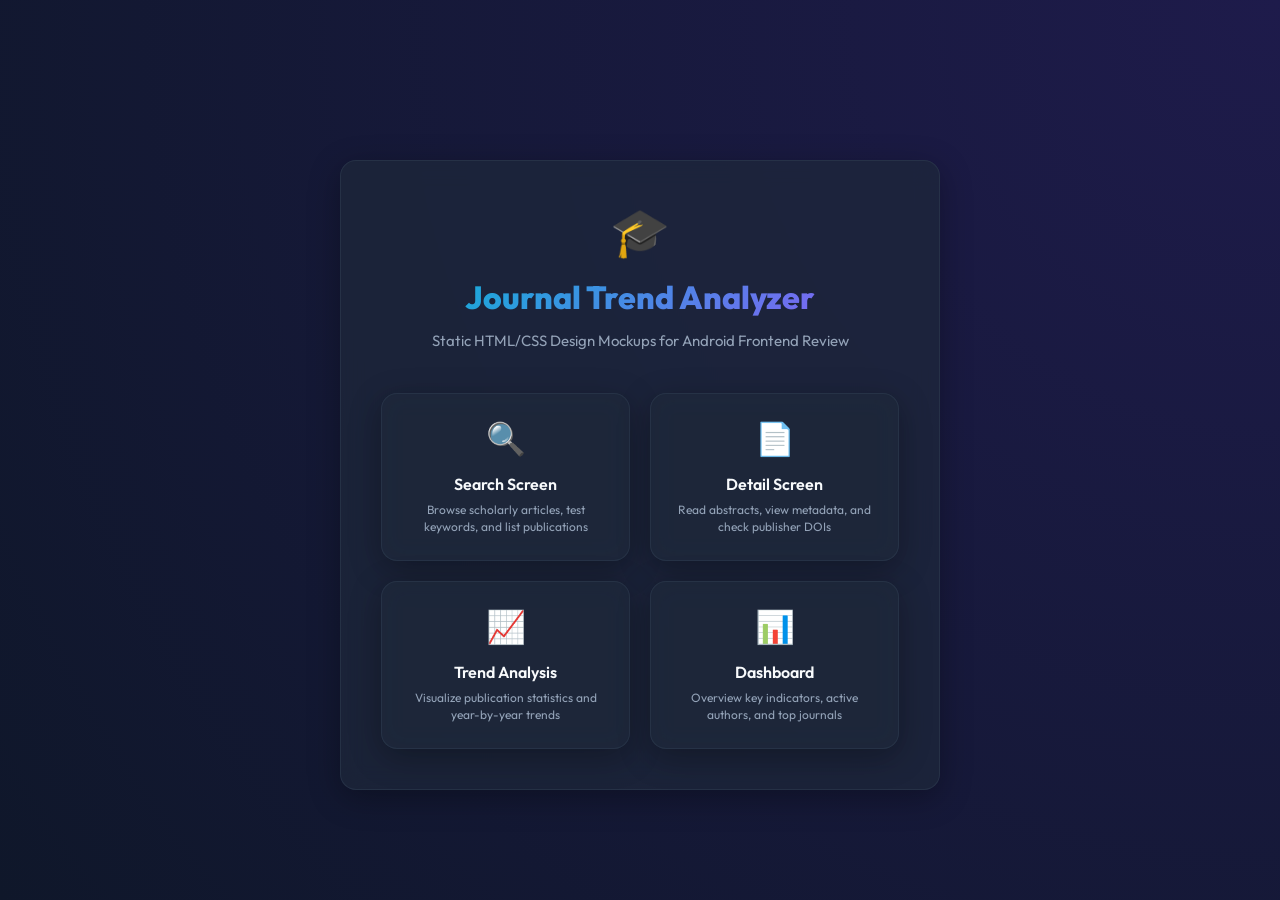
<file: design/index.html>
<!DOCTYPE html>
<html lang="en">
<head>
    <meta charset="UTF-8">
    <meta name="viewport" content="width=device-width, initial-scale=1.0">
    <title>Journal Trend Analyzer - Mockups Portal</title>
    <link rel="stylesheet" href="shared.css">
    <style>
        body {
            justify-content: center;
            align-items: center;
            background: radial-gradient(circle at top right, #1e1b4b, #0f172a);
        }
        .portal-card {
            width: 100%;
            max-width: 600px;
            padding: 40px;
            text-align: center;
            margin-top: 50px;
        }
        .portal-header {
            margin-bottom: 30px;
        }
        .portal-logo {
            font-size: 48px;
            margin-bottom: 16px;
            display: inline-block;
        }
        .portal-title {
            font-size: 32px;
            font-weight: 800;
            background: linear-gradient(135deg, var(--accent-cyan), var(--accent-violet));
            -webkit-background-clip: text;
            -webkit-text-fill-color: transparent;
            margin-bottom: 12px;
        }
        .portal-desc {
            color: var(--text-secondary);
            font-size: 15px;
            line-height: 1.6;
        }
        .links-grid {
            display: grid;
            grid-template-columns: 1fr 1fr;
            gap: 20px;
            margin-top: 40px;
        }
        .screen-link {
            display: flex;
            flex-direction: column;
            align-items: center;
            padding: 24px;
            text-decoration: none;
            color: var(--text-primary);
            border-radius: 16px;
            transition: all 0.3s;
        }
        .screen-link:hover {
            transform: translateY(-5px);
            box-shadow: 0 10px 25px rgba(6, 182, 212, 0.2);
        }
        .screen-icon {
            font-size: 32px;
            margin-bottom: 16px;
        }
        .screen-name {
            font-size: 16px;
            font-weight: 600;
            margin-bottom: 8px;
        }
        .screen-desc {
            font-size: 12px;
            color: var(--text-secondary);
            text-align: center;
            line-height: 1.4;
        }
    </style>
</head>
<body>
    <div class="glass-card portal-card">
        <div class="portal-header">
            <span class="portal-logo">🎓</span>
            <h1 class="portal-title">Journal Trend Analyzer</h1>
            <p class="portal-desc">Static HTML/CSS Design Mockups for Android Frontend Review</p>
        </div>

        <div class="links-grid">
            <a href="search.html" class="glass-card screen-link">
                <span class="screen-icon">🔍</span>
                <span class="screen-name">Search Screen</span>
                <span class="screen-desc">Browse scholarly articles, test keywords, and list publications</span>
            </a>

            <a href="detail.html" class="glass-card screen-link">
                <span class="screen-icon">📄</span>
                <span class="screen-name">Detail Screen</span>
                <span class="screen-desc">Read abstracts, view metadata, and check publisher DOIs</span>
            </a>

            <a href="analysis.html" class="glass-card screen-link">
                <span class="screen-icon">📈</span>
                <span class="screen-name">Trend Analysis</span>
                <span class="screen-desc">Visualize publication statistics and year-by-year trends</span>
            </a>

            <a href="dashboard.html" class="glass-card screen-link">
                <span class="screen-icon">📊</span>
                <span class="screen-name">Dashboard</span>
                <span class="screen-desc">Overview key indicators, active authors, and top journals</span>
            </a>
        </div>
    </div>
</body>
</html>
</file>
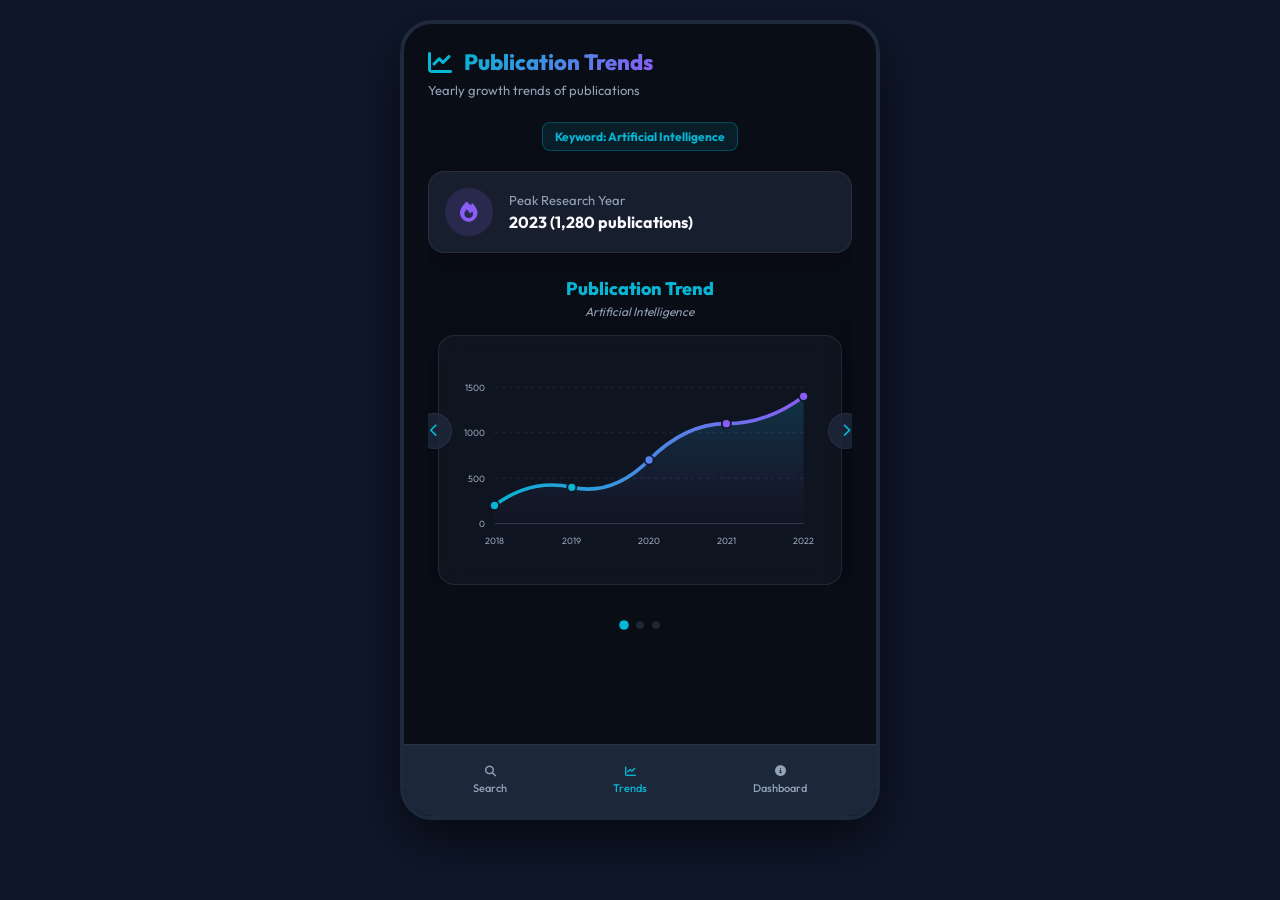
<file: design/analysis.html>
<!DOCTYPE html>
<html lang="en">
<head>
    <meta charset="UTF-8">
    <meta name="viewport" content="width=device-width, initial-scale=1.0">
    <title>Journal Trend Analyzer - Trend Analysis Mockup</title>
    <link rel="stylesheet" href="https://cdnjs.cloudflare.com/ajax/libs/font-awesome/6.4.0/css/all.min.css">
    <link rel="stylesheet" href="shared.css">
    <link rel="stylesheet" href="analysis.css">
</head>
<body>
    <div class="container">
        <!-- App Header -->
        <div class="app-header">
            <i class="fa-solid fa-chart-line" style="color: var(--accent-cyan); font-size: 24px;"></i>
            <span class="app-title-gradient">Publication Trends</span>
        </div>
        <p class="sub-title">Yearly growth trends of publications</p>

        <!-- Main analysis scroll body -->
        <div class="analysis-scroll">
            
            <div class="keyword-tag">Keyword: Artificial Intelligence</div>

            <!-- Peak Year Card -->
            <div class="glass-card peak-card">
                <div class="peak-icon-container">
                    <i class="fa-solid fa-fire"></i>
                </div>
                <div>
                    <div class="peak-meta-title">Peak Research Year</div>
                    <div class="peak-meta-value">2023 (1,280 publications)</div>
                </div>
            </div>

            <!-- Swipable Diagram Carousel -->
            <div class="carousel-container">
                <button class="carousel-btn prev-btn" id="prevBtn"><i class="fa-solid fa-chevron-left"></i></button>
                
                <div class="carousel-track-wrapper">
                    <div class="carousel-track" id="carouselTrack">
                        
                        <!-- Slide 1: Publication Trend (No 1) -->
                        <div class="carousel-slide">
                            <div class="diagram-info">
                                <h3 class="diagram-title">Publication Trend</h3>
                                <p class="diagram-topic">Artificial Intelligence</p>
                            </div>
                            <div class="glass-card chart-box">
                                <svg class="chart-svg" viewBox="0 0 400 220">
                                    <defs>
                                        <linearGradient id="lineGrad" x1="0%" y1="0%" x2="100%" y2="0%">
                                            <stop offset="0%" stop-color="var(--accent-cyan)" />
                                            <stop offset="100%" stop-color="var(--accent-violet)" />
                                        </linearGradient>
                                        <linearGradient id="areaGrad" x1="0%" y1="0%" x2="0%" y2="100%">
                                            <stop offset="0%" stop-color="var(--accent-cyan)" stop-opacity="0.2" />
                                            <stop offset="100%" stop-color="var(--accent-violet)" stop-opacity="0.01" />
                                        </linearGradient>
                                    </defs>
                                    <line x1="40" y1="30" x2="380" y2="30" stroke="#1e293b" stroke-dasharray="4" />
                                    <line x1="40" y1="80" x2="380" y2="80" stroke="#1e293b" stroke-dasharray="4" />
                                    <line x1="40" y1="130" x2="380" y2="130" stroke="#1e293b" stroke-dasharray="4" />
                                    <line x1="40" y1="180" x2="380" y2="180" stroke="#334155" />
                                    <text x="30" y="34" text-anchor="end" class="chart-axis-label">1500</text>
                                    <text x="30" y="84" text-anchor="end" class="chart-axis-label">1000</text>
                                    <text x="30" y="134" text-anchor="end" class="chart-axis-label">500</text>
                                    <text x="30" y="184" text-anchor="end" class="chart-axis-label">0</text>
                                    <text x="40" y="202" text-anchor="middle" class="chart-axis-label">2018</text>
                                    <text x="125" y="202" text-anchor="middle" class="chart-axis-label">2019</text>
                                    <text x="210" y="202" text-anchor="middle" class="chart-axis-label">2020</text>
                                    <text x="295" y="202" text-anchor="middle" class="chart-axis-label">2021</text>
                                    <text x="380" y="202" text-anchor="middle" class="chart-axis-label">2022</text>
                                    <path d="M 40 180 L 40 160 Q 80 130 125 140 T 210 110 T 295 70 T 380 40 L 380 180 Z" fill="url(#areaGrad)" />
                                    <path d="M 40 160 Q 80 130 125 140 T 210 110 T 295 70 T 380 40" fill="none" stroke="url(#lineGrad)" stroke-width="4" stroke-linecap="round" />
                                    <circle cx="40" cy="160" r="5" fill="var(--accent-cyan)" stroke="#0f172a" stroke-width="2" />
                                    <circle cx="125" cy="140" r="5" fill="var(--accent-cyan)" stroke="#0f172a" stroke-width="2" />
                                    <circle cx="210" cy="110" r="5" fill="#5885ec" stroke="#0f172a" stroke-width="2" />
                                    <circle cx="295" cy="70" r="5" fill="var(--accent-violet)" stroke="#0f172a" stroke-width="2" />
                                    <circle cx="380" cy="40" r="5" fill="var(--accent-violet)" stroke="#0f172a" stroke-width="2" />
                                </svg>
                            </div>
                        </div>

                        <!-- Slide 2: Top Keywords (No 3) -->
                        <div class="carousel-slide">
                            <div class="diagram-info">
                                <h3 class="diagram-title">Top Keywords</h3>
                                <p class="diagram-topic">Artificial Intelligence</p>
                            </div>
                            <div class="glass-card chart-box">
                                <div class="horizontal-bars-container">
                                    <!-- Row 1 -->
                                    <div class="bar-row">
                                        <div class="bar-header">
                                            <span class="bar-name">Machine Learning</span>
                                            <span class="bar-count">452 papers</span>
                                        </div>
                                        <div class="bar-track">
                                            <div class="bar-fill" style="width: 95%;"></div>
                                        </div>
                                    </div>
                                    <!-- Row 2 -->
                                    <div class="bar-row">
                                        <div class="bar-header">
                                            <span class="bar-name">Neural Networks</span>
                                            <span class="bar-count">389 papers</span>
                                        </div>
                                        <div class="bar-track">
                                            <div class="bar-fill" style="width: 82%;"></div>
                                        </div>
                                    </div>
                                    <!-- Row 3 -->
                                    <div class="bar-row">
                                        <div class="bar-header">
                                            <span class="bar-name">Computer Vision</span>
                                            <span class="bar-count">241 papers</span>
                                        </div>
                                        <div class="bar-track">
                                            <div class="bar-fill" style="width: 55%;"></div>
                                        </div>
                                    </div>
                                    <!-- Row 4 -->
                                    <div class="bar-row">
                                        <div class="bar-header">
                                            <span class="bar-name">Natural Language Processing</span>
                                            <span class="bar-count">198 papers</span>
                                        </div>
                                        <div class="bar-track">
                                            <div class="bar-fill" style="width: 44%;"></div>
                                        </div>
                                    </div>
                                </div>
                            </div>
                        </div>

                        <!-- Slide 3: Author Impact (No 7) -->
                        <div class="carousel-slide">
                            <div class="diagram-info">
                                <h3 class="diagram-title">Author Impact</h3>
                                <p class="diagram-topic">Artificial Intelligence</p>
                            </div>
                            <div class="glass-card chart-box">
                                <div class="horizontal-bars-container">
                                    <!-- Row 1 -->
                                    <div class="bar-row">
                                        <div class="bar-header">
                                            <span class="bar-name">Yoshua Bengio</span>
                                            <span class="bar-count">32 publications</span>
                                        </div>
                                        <div class="bar-track">
                                            <div class="bar-fill" style="width: 100%;"></div>
                                        </div>
                                    </div>
                                    <!-- Row 2 -->
                                    <div class="bar-row">
                                        <div class="bar-header">
                                            <span class="bar-name">Geoffrey Hinton</span>
                                            <span class="bar-count">28 publications</span>
                                        </div>
                                        <div class="bar-track">
                                            <div class="bar-fill" style="width: 88%;"></div>
                                        </div>
                                    </div>
                                    <!-- Row 3 -->
                                    <div class="bar-row">
                                        <div class="bar-header">
                                            <span class="bar-name">Yann LeCun</span>
                                            <span class="bar-count">24 publications</span>
                                        </div>
                                        <div class="bar-track">
                                            <div class="bar-fill" style="width: 75%;"></div>
                                        </div>
                                    </div>
                                    <!-- Row 4 -->
                                    <div class="bar-row">
                                        <div class="bar-header">
                                            <span class="bar-name">Andrew Ng</span>
                                            <span class="bar-count">19 publications</span>
                                        </div>
                                        <div class="bar-track">
                                            <div class="bar-fill" style="width: 60%;"></div>
                                        </div>
                                    </div>
                                </div>
                            </div>
                        </div>

                    </div>
                </div>

                <button class="carousel-btn next-btn" id="nextBtn"><i class="fa-solid fa-chevron-right"></i></button>
            </div>

            <!-- Dots Indicator -->
            <div class="carousel-dots">
                <div class="dot active" data-index="0"></div>
                <div class="dot" data-index="1"></div>
                <div class="dot" data-index="2"></div>
            </div>

        </div>

        <!-- Emulator Bottom Navigation -->
        <div class="bottom-nav">
            <a href="search.html" class="nav-item">
                <i class="fa-solid fa-magnifying-glass"></i>
                <span>Search</span>
            </a>
            <a href="analysis.html" class="nav-item active">
                <i class="fa-solid fa-chart-line"></i>
                <span>Trends</span>
            </a>
            <a href="dashboard.html" class="nav-item">
                <i class="fa-solid fa-circle-info"></i>
                <span>Dashboard</span>
            </a>
        </div>
    </div>

    <!-- Script to implement the looping carousel -->
    <script>
        const track = document.getElementById('carouselTrack');
        const prevBtn = document.getElementById('prevBtn');
        const nextBtn = document.getElementById('nextBtn');
        const dots = document.querySelectorAll('.dot');
        let currentIndex = 0;
        const totalSlides = 3;

        function updateCarousel(index) {
            // Infinite loop logic
            if (index >= totalSlides) {
                currentIndex = 0;
            } else if (index < 0) {
                currentIndex = totalSlides - 1;
            } else {
                currentIndex = index;
            }

            // Translate track
            const offset = -currentIndex * 33.3333;
            track.style.transform = `translateX(${offset}%)`;

            // Update dots
            dots.forEach((dot, idx) => {
                if (idx === currentIndex) {
                    dot.classList.add('active');
                } else {
                    dot.classList.remove('active');
                }
            });
        }

        prevBtn.addEventListener('click', () => {
            updateCarousel(currentIndex - 1);
        });

        nextBtn.addEventListener('click', () => {
            updateCarousel(currentIndex + 1);
        });

        dots.forEach(dot => {
            dot.addEventListener('click', (e) => {
                const targetIdx = parseInt(e.target.getAttribute('data-index'));
                updateCarousel(targetIdx);
            });
        });

        // Optional swipe gestures simulation for mobile feel
        let startX = 0;
        let endX = 0;

        track.addEventListener('touchstart', (e) => {
            startX = e.touches[0].clientX;
        });

        track.addEventListener('touchend', (e) => {
            endX = e.changedTouches[0].clientX;
            if (startX - endX > 50) {
                // Swipe Left -> next
                updateCarousel(currentIndex + 1);
            } else if (endX - startX > 50) {
                // Swipe Right -> prev
                updateCarousel(currentIndex - 1);
            }
        });
    </script>
</body>
</html>
</file>
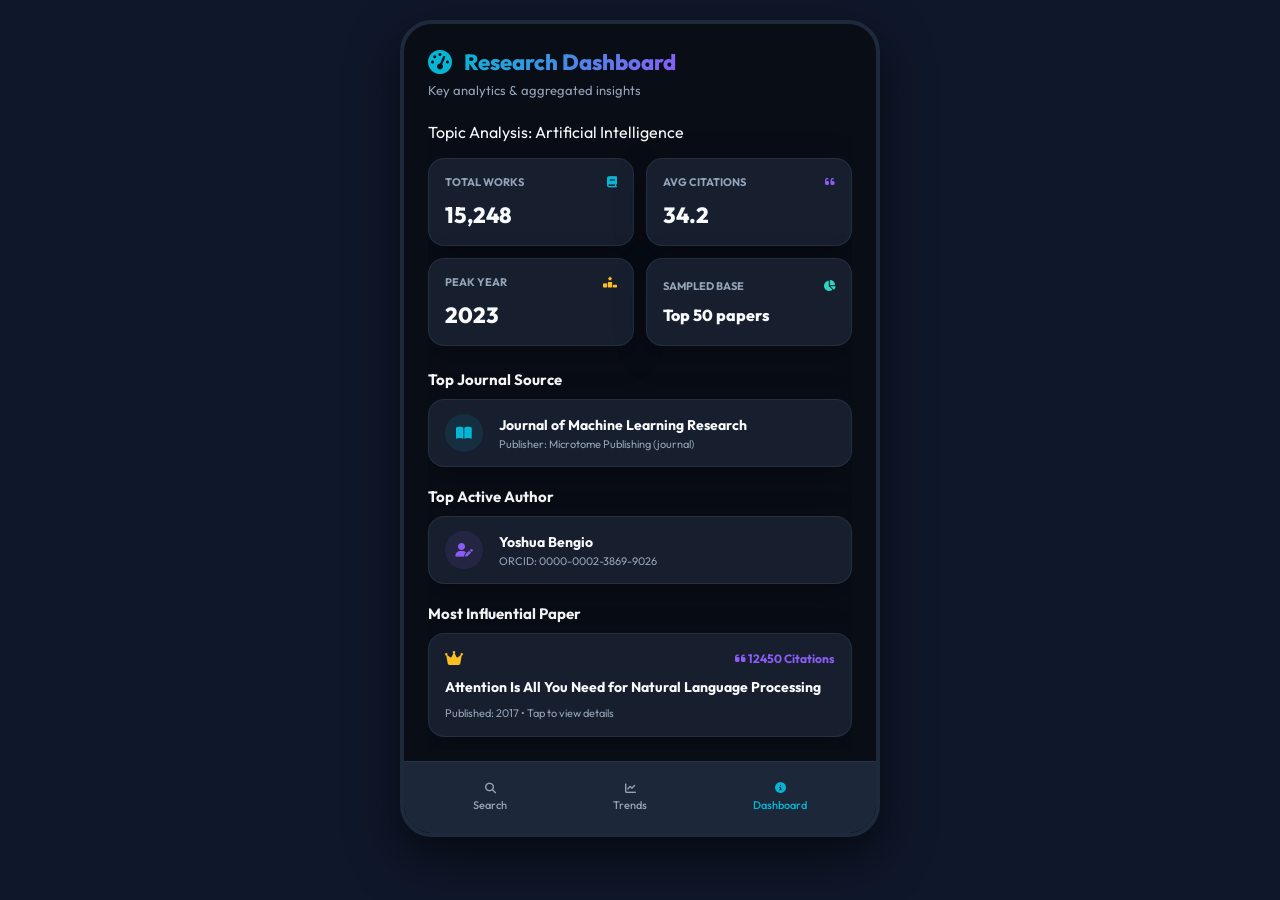
<file: design/dashboard.html>
<!DOCTYPE html>
<html lang="en">
<head>
    <meta charset="UTF-8">
    <meta name="viewport" content="width=device-width, initial-scale=1.0">
    <title>Journal Trend Analyzer - Dashboard Mockup</title>
    <link rel="stylesheet" href="https://cdnjs.cloudflare.com/ajax/libs/font-awesome/6.4.0/css/all.min.css">
    <link rel="stylesheet" href="shared.css">
    <link rel="stylesheet" href="dashboard.css">
</head>
<body>
    <div class="container">
        <!-- App Header -->
        <div class="app-header">
            <i class="fa-solid fa-gauge-high" style="color: var(--accent-cyan); font-size: 24px;"></i>
            <span class="app-title-gradient">Research Dashboard</span>
        </div>
        <p class="sub-title">Key analytics & aggregated insights</p>

        <!-- Main dashboard scroll body -->
        <div class="dashboard-scroll">
            
            <div class="keyword-tag" style="margin-bottom: 16px;">Topic Analysis: Artificial Intelligence</div>

            <!-- Stats Grid -->
            <div class="stats-grid">
                <!-- Stat 1 -->
                <div class="glass-card stat-card">
                    <div class="stat-header">
                        <span>Total Works</span>
                        <i class="fa-solid fa-book" style="color: var(--accent-cyan);"></i>
                    </div>
                    <div class="stat-value">15,248</div>
                </div>

                <!-- Stat 2 -->
                <div class="glass-card stat-card">
                    <div class="stat-header">
                        <span>Avg Citations</span>
                        <i class="fa-solid fa-quote-left" style="color: var(--accent-violet);"></i>
                    </div>
                    <div class="stat-value">34.2</div>
                </div>

                <!-- Stat 3 -->
                <div class="glass-card stat-card">
                    <div class="stat-header">
                        <span>Peak Year</span>
                        <i class="fa-solid fa-ranking-star" style="color: #fbbf24;"></i>
                    </div>
                    <div class="stat-value">2023</div>
                </div>

                <!-- Stat 4 -->
                <div class="glass-card stat-card">
                    <div class="stat-header">
                        <span>Sampled Base</span>
                        <i class="fa-solid fa-chart-pie" style="color: #2dd4bf;"></i>
                    </div>
                    <div class="stat-value" style="font-size: 16px;">Top 50 papers</div>
                </div>
            </div>

            <!-- Top Journal -->
            <div class="dashboard-section-title">Top Journal Source</div>
            <div class="glass-card entity-row-card">
                <div class="entity-icon-box">
                    <i class="fa-solid fa-book-open"></i>
                </div>
                <div style="flex: 1; min-width: 0;">
                    <div class="entity-name">Journal of Machine Learning Research</div>
                    <div class="entity-sub">Publisher: Microtome Publishing (journal)</div>
                </div>
            </div>

            <!-- Top Author -->
            <div class="dashboard-section-title">Top Active Author</div>
            <div class="glass-card entity-row-card">
                <div class="entity-icon-box" style="color: var(--accent-violet); background: rgba(139, 92, 246, 0.1);">
                    <i class="fa-solid fa-user-pen"></i>
                </div>
                <div style="flex: 1; min-width: 0;">
                    <div class="entity-name">Yoshua Bengio</div>
                    <div class="entity-sub">ORCID: 0000-0002-3869-9026</div>
                </div>
            </div>

            <!-- Most Influential Paper -->
            <div class="dashboard-section-title">Most Influential Paper</div>
            <a href="detail.html" class="glass-card influential-card">
                <div class="influential-header">
                    <i class="fa-solid fa-crown" style="color: #fbbf24; font-size: 16px;"></i>
                    <span class="citation-badge" style="color: var(--accent-violet); font-size: 12px; font-weight: 700;">
                        <i class="fa-solid fa-quote-left"></i> 12450 Citations
                    </span>
                </div>
                <div class="influential-title">Attention Is All You Need for Natural Language Processing</div>
                <div style="font-size: 11px; color: var(--text-secondary);">Published: 2017 • Tap to view details</div>
            </a>

        </div>

        <!-- Emulator Bottom Navigation -->
        <div class="bottom-nav">
            <a href="search.html" class="nav-item">
                <i class="fa-solid fa-magnifying-glass"></i>
                <span>Search</span>
            </a>
            <a href="analysis.html" class="nav-item">
                <i class="fa-solid fa-chart-line"></i>
                <span>Trends</span>
            </a>
            <a href="dashboard.html" class="nav-item active">
                <i class="fa-solid fa-circle-info"></i>
                <span>Dashboard</span>
            </a>
        </div>
    </div>
</body>
</html>
</file>
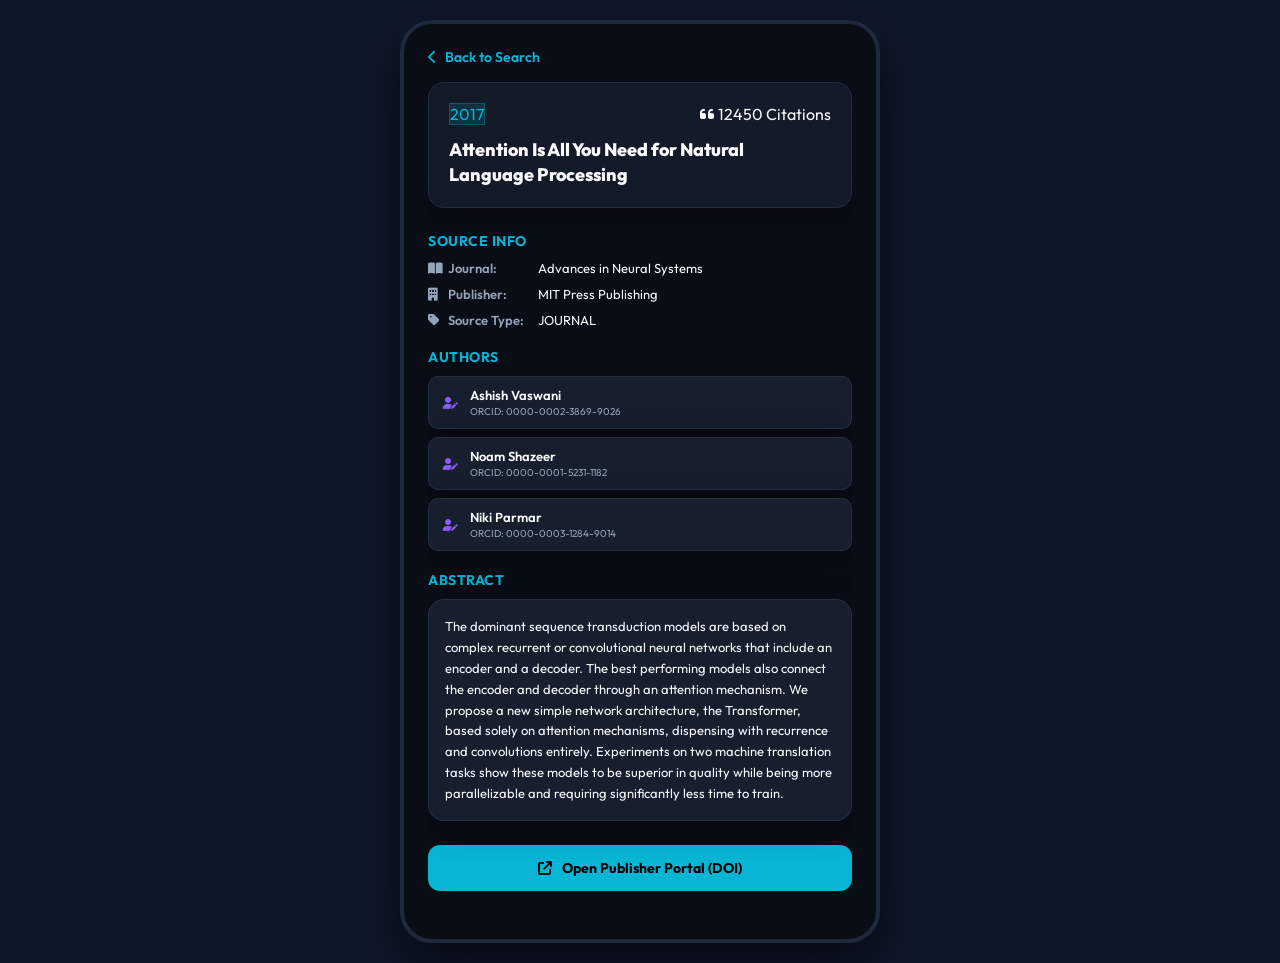
<file: design/detail.html>
<!DOCTYPE html>
<html lang="en">
<head>
    <meta charset="UTF-8">
    <meta name="viewport" content="width=device-width, initial-scale=1.0">
    <title>Journal Trend Analyzer - Detail Mockup</title>
    <link rel="stylesheet" href="https://cdnjs.cloudflare.com/ajax/libs/font-awesome/6.4.0/css/all.min.css">
    <link rel="stylesheet" href="shared.css">
    <link rel="stylesheet" href="detail.css">
</head>
<body>
    <div class="container">
        <!-- Back Button -->
        <a href="search.html" class="back-btn">
            <i class="fa-solid fa-chevron-left"></i>
            <span>Back to Search</span>
        </a>

        <!-- Detail Scrollable Content -->
        <div class="detail-scroll">
            
            <!-- Article Header Card -->
            <div class="glass-card detail-header-card">
                <div class="detail-top-meta">
                    <span class="year-badge" style="background: rgba(6, 182, 212, 0.15); color: var(--accent-cyan); border: 1px solid rgba(6, 182, 212, 0.3);">2017</span>
                    <span class="citation-badge"><i class="fa-solid fa-quote-left"></i> 12450 Citations</span>
                </div>
                <h1 class="detail-title">Attention Is All You Need for Natural Language Processing</h1>
            </div>

            <!-- Source Metadata -->
            <div class="section-label">Source Info</div>
            <div class="meta-row">
                <i class="fa-solid fa-book-open"></i>
                <span class="meta-key">Journal:</span>
                <span class="meta-val">Advances in Neural Systems</span>
            </div>
            <div class="meta-row">
                <i class="fa-solid fa-building"></i>
                <span class="meta-key">Publisher:</span>
                <span class="meta-val">MIT Press Publishing</span>
            </div>
            <div class="meta-row">
                <i class="fa-solid fa-tag"></i>
                <span class="meta-key">Source Type:</span>
                <span class="meta-val">JOURNAL</span>
            </div>

            <!-- Authors list -->
            <div class="section-label">Authors</div>
            <div class="authors-box">
                <div class="glass-card author-item">
                    <i class="fa-solid fa-user-pen author-icon"></i>
                    <div>
                        <div class="author-name">Ashish Vaswani</div>
                        <div class="author-orcid">ORCID: 0000-0002-3869-9026</div>
                    </div>
                </div>
                <div class="glass-card author-item">
                    <i class="fa-solid fa-user-pen author-icon"></i>
                    <div>
                        <div class="author-name">Noam Shazeer</div>
                        <div class="author-orcid">ORCID: 0000-0001-5231-1182</div>
                    </div>
                </div>
                <div class="glass-card author-item">
                    <i class="fa-solid fa-user-pen author-icon"></i>
                    <div>
                        <div class="author-name">Niki Parmar</div>
                        <div class="author-orcid">ORCID: 0000-0003-1284-9014</div>
                    </div>
                </div>
            </div>

            <!-- Abstract -->
            <div class="section-label">Abstract</div>
            <div class="glass-card abstract-box">
                The dominant sequence transduction models are based on complex recurrent or convolutional neural networks that include an encoder and a decoder. The best performing models also connect the encoder and decoder through an attention mechanism. We propose a new simple network architecture, the Transformer, based solely on attention mechanisms, dispensing with recurrence and convolutions entirely. Experiments on two machine translation tasks show these models to be superior in quality while being more parallelizable and requiring significantly less time to train.
            </div>

            <!-- DOI Button -->
            <a href="https://doi.org/10.48550/arXiv.1706.03762" target="_blank" class="doi-btn">
                <i class="fa-solid fa-arrow-up-right-from-square"></i>
                <span>Open Publisher Portal (DOI)</span>
            </a>

        </div>
    </div>
</body>
</html>
</file>
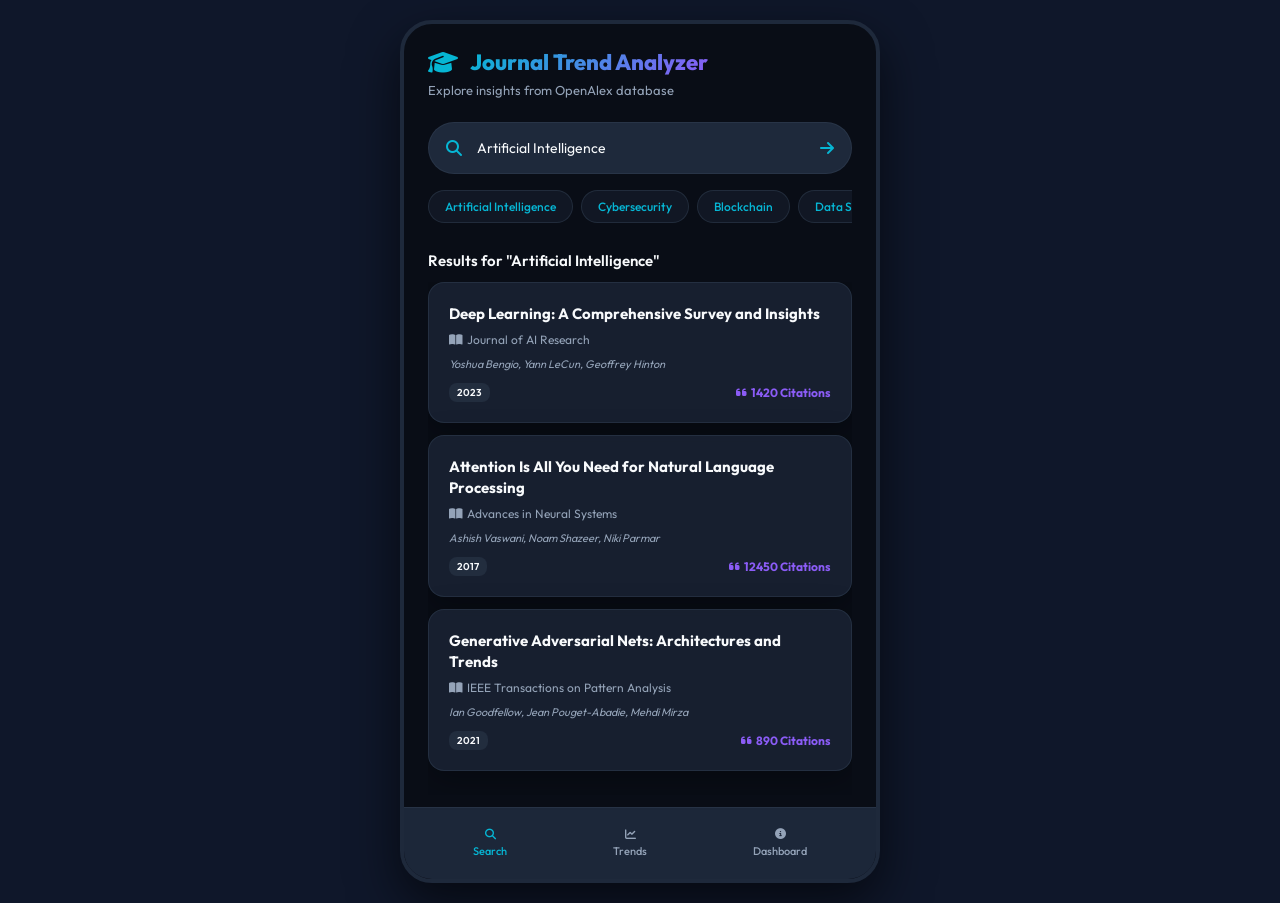
<file: design/search.html>
<!DOCTYPE html>
<html lang="en">
<head>
    <meta charset="UTF-8">
    <meta name="viewport" content="width=device-width, initial-scale=1.0">
    <title>Journal Trend Analyzer - Search Mockup</title>
    <link rel="stylesheet" href="https://cdnjs.cloudflare.com/ajax/libs/font-awesome/6.4.0/css/all.min.css">
    <link rel="stylesheet" href="shared.css">
    <link rel="stylesheet" href="search.css">
</head>
<body>
    <div class="container">
        <!-- App Header -->
        <div class="app-header">
            <i class="fa-solid fa-graduation-cap" style="color: var(--accent-cyan); font-size: 24px;"></i>
            <span class="app-title-gradient">Journal Trend Analyzer</span>
        </div>
        <p class="sub-title">Explore insights from OpenAlex database</p>

        <!-- Search Bar -->
        <div class="search-wrapper">
            <i class="fa-solid fa-magnifying-glass search-icon-left"></i>
            <input type="text" class="search-input" value="Artificial Intelligence" placeholder="Search topic (e.g. Cybersecurity)...">
            <button class="search-icon-right"><i class="fa-solid fa-arrow-right"></i></button>
        </div>

        <!-- Chips -->
        <div class="chips-list">
            <div class="chip">Artificial Intelligence</div>
            <div class="chip">Cybersecurity</div>
            <div class="chip">Blockchain</div>
            <div class="chip">Data Science</div>
        </div>

        <div class="results-header">Results for "Artificial Intelligence"</div>

        <!-- Results Scrollable Area -->
        <div class="results-scroll">
            
            <!-- Card 1 -->
            <a href="detail.html" class="glass-card article-card">
                <div class="article-title">Deep Learning: A Comprehensive Survey and Insights</div>
                <div class="article-meta">
                    <span><i class="fa-solid fa-book-open"></i> Journal of AI Research</span>
                </div>
                <div class="article-authors">Yoshua Bengio, Yann LeCun, Geoffrey Hinton</div>
                <div class="card-footer">
                    <span class="year-badge">2023</span>
                    <span class="citation-badge"><i class="fa-solid fa-quote-left"></i> 1420 Citations</span>
                </div>
            </a>

            <!-- Card 2 -->
            <a href="detail.html" class="glass-card article-card">
                <div class="article-title">Attention Is All You Need for Natural Language Processing</div>
                <div class="article-meta">
                    <span><i class="fa-solid fa-book-open"></i> Advances in Neural Systems</span>
                </div>
                <div class="article-authors">Ashish Vaswani, Noam Shazeer, Niki Parmar</div>
                <div class="card-footer">
                    <span class="year-badge">2017</span>
                    <span class="citation-badge"><i class="fa-solid fa-quote-left"></i> 12450 Citations</span>
                </div>
            </a>

            <!-- Card 3 -->
            <a href="detail.html" class="glass-card article-card">
                <div class="article-title">Generative Adversarial Nets: Architectures and Trends</div>
                <div class="article-meta">
                    <span><i class="fa-solid fa-book-open"></i> IEEE Transactions on Pattern Analysis</span>
                </div>
                <div class="article-authors">Ian Goodfellow, Jean Pouget-Abadie, Mehdi Mirza</div>
                <div class="card-footer">
                    <span class="year-badge">2021</span>
                    <span class="citation-badge"><i class="fa-solid fa-quote-left"></i> 890 Citations</span>
                </div>
            </a>

        </div>

        <!-- Emulator Bottom Navigation -->
        <div class="bottom-nav">
            <a href="search.html" class="nav-item active">
                <i class="fa-solid fa-magnifying-glass"></i>
                <span>Search</span>
            </a>
            <a href="analysis.html" class="nav-item">
                <i class="fa-solid fa-chart-line"></i>
                <span>Trends</span>
            </a>
            <a href="dashboard.html" class="nav-item">
                <i class="fa-solid fa-circle-info"></i>
                <span>Dashboard</span>
            </a>
        </div>
    </div>
</body>
</html>
</file>
<file: design/shared.css>
@import url('https://fonts.googleapis.com/css2?family=Outfit:wght@300;400;500;600;700;800&display=swap');

:root {
    --bg-primary: #0f172a;       /* Slate 900 */
    --bg-secondary: #1e293b;     /* Slate 800 */
    --accent-cyan: #06b6d4;      /* Cyan 500 */
    --accent-violet: #8b5cf6;    /* Violet 500 */
    --accent-rose: #f43f5e;      /* Rose 500 */
    --text-primary: #f8fafc;     /* Slate 50 */
    --text-secondary: #94a3b8;   /* Slate 400 */
    --border-color: rgba(51, 65, 85, 0.5); /* Slate 700 */
    
    --font-primary: 'Outfit', sans-serif;
    --transition-speed: 0.3s;
}

* {
    margin: 0;
    padding: 0;
    box-sizing: border-box;
    font-family: var(--font-primary);
}

body {
    background-color: var(--bg-primary);
    color: var(--text-primary);
    min-height: 100vh;
    padding: 20px;
    display: flex;
    flex-direction: column;
    align-items: center;
}

/* Glassmorphism card utility */
.glass-card {
    background: rgba(30, 41, 59, 0.7);
    border: 1px solid var(--border-color);
    backdrop-filter: blur(12px);
    border-radius: 16px;
    box-shadow: 0 8px 32px 0 rgba(0, 0, 0, 0.3);
    padding: 20px;
    transition: transform var(--transition-speed), border-color var(--transition-speed);
}

.glass-card:hover {
    border-color: var(--accent-cyan);
    transform: translateY(-2px);
}

/* Layout containers */
.container {
    width: 100%;
    max-width: 480px; /* Mobile layout emulator width */
    background: #090d16;
    border-radius: 32px;
    padding: 24px;
    min-height: 800px;
    border: 4px solid #1e293b;
    box-shadow: 0 20px 50px rgba(0, 0, 0, 0.6);
    position: relative;
    display: flex;
    flex-direction: column;
    overflow: hidden;
}

/* Navigation bar emulator */
.bottom-nav {
    position: absolute;
    bottom: 0;
    left: 0;
    width: 100%;
    height: 72px;
    background: rgba(30, 41, 59, 0.95);
    border-top: 1px solid var(--border-color);
    display: flex;
    justify-content: space-around;
    align-items: center;
    padding: 0 16px;
    z-index: 10;
}

.nav-item {
    display: flex;
    flex-direction: column;
    align-items: center;
    text-decoration: none;
    color: var(--text-secondary);
    font-size: 11px;
    font-weight: 500;
    gap: 4px;
    transition: color var(--transition-speed);
}

.nav-item.active {
    color: var(--accent-cyan);
}

.nav-item svg {
    font-size: 18px;
    width: 18px;
    height: 18px;
}

/* Header UI */
.app-header {
    display: flex;
    align-items: center;
    gap: 12px;
    margin-bottom: 24px;
}

.app-title-gradient {
    font-size: 22px;
    font-weight: 800;
    background: linear-gradient(135deg, var(--accent-cyan), var(--accent-violet));
    -webkit-background-clip: text;
    -webkit-text-fill-color: transparent;
}

.sub-title {
    font-size: 13px;
    color: var(--text-secondary);
    margin-top: -18px;
    margin-bottom: 24px;
}

/* Scrollbars */
::-webkit-scrollbar {
    width: 6px;
}

::-webkit-scrollbar-track {
    background: transparent;
}

::-webkit-scrollbar-thumb {
    background: var(--border-color);
    border-radius: 3px;
}

::-webkit-scrollbar-thumb:hover {
    background: var(--accent-cyan);
}
</file>
<file: design/analysis.css>
/* Analysis screen styles */
.analysis-scroll {
    flex: 1;
    overflow-y: auto;
    margin-bottom: 60px;
    display: flex;
    flex-direction: column;
}

.keyword-tag {
    display: inline-block;
    padding: 6px 12px;
    background: rgba(6, 182, 212, 0.1);
    border: 1px solid rgba(6, 182, 212, 0.3);
    border-radius: 8px;
    font-size: 12px;
    font-weight: 700;
    color: var(--accent-cyan);
    margin: 0 auto 20px auto;
    text-align: center;
}

.peak-card {
    display: flex;
    align-items: center;
    gap: 16px;
    padding: 16px;
    margin-bottom: 24px;
}

.peak-icon-container {
    width: 48px;
    height: 48px;
    background: rgba(139, 92, 246, 0.15);
    border-radius: 50%;
    display: flex;
    justify-content: center;
    align-items: center;
    color: var(--accent-violet);
    font-size: 20px;
}

.peak-meta-title {
    font-size: 13px;
    color: var(--text-secondary);
}

.peak-meta-value {
    font-size: 16px;
    font-weight: 700;
    margin-top: 4px;
}

/* Carousel Styles */
.carousel-container {
    position: relative;
    width: 100%;
    display: flex;
    align-items: center;
    justify-content: center;
    margin-bottom: 20px;
}

.carousel-track-wrapper {
    width: 100%;
    overflow: hidden;
    border-radius: 16px;
}

.carousel-track {
    display: flex;
    width: 300%; /* 3 slides */
    transition: transform 0.4s cubic-bezier(0.4, 0, 0.2, 1);
}

.carousel-slide {
    width: 33.333%; /* 1/3 of track */
    flex-shrink: 0;
    padding: 0 10px;
    display: flex;
    flex-direction: column;
}

.diagram-info {
    text-align: center;
    margin-bottom: 16px;
}

.diagram-title {
    font-size: 18px;
    font-weight: 800;
    color: var(--accent-cyan);
}

.diagram-topic {
    font-size: 12px;
    color: var(--text-secondary);
    margin-top: 4px;
    font-style: italic;
}

.chart-box {
    padding: 16px;
    background: rgba(30, 41, 59, 0.3);
    min-height: 250px;
    display: flex;
    flex-direction: column;
    justify-content: center;
}

.chart-svg {
    width: 100%;
    height: 200px;
}

.chart-axis-label {
    fill: var(--text-secondary);
    font-size: 10px;
    font-family: var(--font-primary);
}

/* Carousel Control Buttons */
.carousel-btn {
    position: absolute;
    top: 50%;
    transform: translateY(-50%);
    width: 36px;
    height: 36px;
    background: rgba(30, 41, 59, 0.8);
    border: 1px solid var(--border-color);
    color: var(--accent-cyan);
    border-radius: 50%;
    display: flex;
    justify-content: center;
    align-items: center;
    cursor: pointer;
    z-index: 5;
    transition: all 0.3s;
}

.carousel-btn:hover {
    background: var(--accent-cyan);
    color: #000;
}

.prev-btn {
    left: -12px;
}

.next-btn {
    right: -12px;
}

/* Dots indicator */
.carousel-dots {
    display: flex;
    justify-content: center;
    gap: 8px;
    margin-top: 16px;
    margin-bottom: 24px;
}

.dot {
    width: 8px;
    height: 8px;
    background: var(--border-color);
    border-radius: 50%;
    cursor: pointer;
    transition: all 0.3s;
}

.dot.active {
    background: var(--accent-cyan);
    transform: scale(1.2);
}

/* Horizontal Bar Chart Mock Styles */
.horizontal-bars-container {
    display: flex;
    flex-direction: column;
    gap: 14px;
    padding: 8px 4px;
}

.bar-row {
    display: flex;
    flex-direction: column;
    gap: 6px;
}

.bar-header {
    display: flex;
    justify-content: space-between;
    font-size: 12px;
    font-weight: 600;
}

.bar-name {
    color: var(--text-primary);
    white-space: nowrap;
    overflow: hidden;
    text-overflow: ellipsis;
    max-width: 280px;
}

.bar-count {
    color: var(--accent-violet);
    font-weight: 700;
}

.bar-track {
    width: 100%;
    height: 12px;
    background: rgba(51, 65, 85, 0.3);
    border-radius: 6px;
    overflow: hidden;
}

.bar-fill {
    height: 100%;
    border-radius: 6px;
    background: linear-gradient(90deg, var(--accent-cyan), var(--accent-violet));
    transition: width 1s ease-out;
}
</file>
<file: design/dashboard.css>
/* Dashboard screen styles */
.dashboard-scroll {
    flex: 1;
    overflow-y: auto;
    margin-bottom: 60px;
    padding-bottom: 12px;
}

.stats-grid {
    display: grid;
    grid-template-columns: 1fr 1fr;
    gap: 12px;
    margin-bottom: 24px;
}

.stat-card {
    padding: 16px;
    display: flex;
    flex-direction: column;
    justify-content: center;
}

.stat-header {
    display: flex;
    justify-content: space-between;
    align-items: center;
    font-size: 11px;
    font-weight: 700;
    color: var(--text-secondary);
    text-transform: uppercase;
}

.stat-value {
    font-size: 22px;
    font-weight: 800;
    margin-top: 12px;
    color: var(--text-primary);
}

.dashboard-section-title {
    font-size: 15px;
    font-weight: 700;
    color: var(--text-primary);
    margin-top: 20px;
    margin-bottom: 10px;
}

.entity-row-card {
    display: flex;
    align-items: center;
    gap: 16px;
    padding: 14px 16px;
    margin-bottom: 10px;
}

.entity-icon-box {
    width: 38px;
    height: 38px;
    background: rgba(6, 182, 212, 0.1);
    border-radius: 50%;
    display: flex;
    justify-content: center;
    align-items: center;
    color: var(--accent-cyan);
    font-size: 14px;
}

.entity-name {
    font-weight: 700;
    font-size: 14px;
    color: var(--text-primary);
    white-space: nowrap;
    overflow: hidden;
    text-overflow: ellipsis;
}

.entity-sub {
    font-size: 11px;
    color: var(--text-secondary);
    margin-top: 3px;
    white-space: nowrap;
    overflow: hidden;
    text-overflow: ellipsis;
}

.influential-card {
    padding: 16px;
    cursor: pointer;
    text-decoration: none;
    display: block;
    color: inherit;
}

.influential-header {
    display: flex;
    justify-content: space-between;
    align-items: center;
    margin-bottom: 12px;
}

.influential-title {
    font-size: 14px;
    font-weight: 700;
    line-height: 1.4;
    margin-bottom: 8px;
}
</file>
<file: design/detail.css>
/* Details screen styles */
.detail-header-card {
    background: rgba(30, 41, 59, 0.5);
    margin-bottom: 24px;
}

.detail-top-meta {
    display: flex;
    justify-content: space-between;
    align-items: center;
    margin-bottom: 12px;
}

.detail-title {
    font-size: 18px;
    font-weight: 800;
    line-height: 1.4;
    color: var(--text-primary);
}

.section-label {
    font-size: 14px;
    font-weight: 700;
    color: var(--accent-cyan);
    margin-top: 20px;
    margin-bottom: 10px;
    letter-spacing: 0.5px;
    text-transform: uppercase;
}

.detail-scroll {
    flex: 1;
    overflow-y: auto;
    padding-bottom: 24px;
}

.meta-row {
    display: flex;
    margin-bottom: 10px;
    font-size: 13px;
    align-items: flex-start;
}

.meta-row i {
    width: 20px;
    color: var(--text-secondary);
    margin-top: 2px;
}

.meta-key {
    width: 90px;
    color: var(--text-secondary);
    font-weight: 600;
}

.meta-val {
    flex: 1;
    color: var(--text-primary);
}

.authors-box {
    display: flex;
    flex-direction: column;
    gap: 8px;
}

.author-item {
    display: flex;
    align-items: center;
    gap: 12px;
    padding: 10px 14px;
    border-radius: 10px;
}

.author-icon {
    color: var(--accent-violet);
    font-size: 12px;
}

.author-name {
    font-weight: 600;
    font-size: 13px;
}

.author-orcid {
    font-size: 10px;
    color: var(--text-secondary);
    margin-top: 2px;
}

.abstract-box {
    padding: 16px;
    font-size: 13px;
    line-height: 1.6;
    color: var(--text-primary);
}

.doi-btn {
    display: flex;
    justify-content: center;
    align-items: center;
    gap: 10px;
    width: 100%;
    padding: 14px;
    background: var(--accent-cyan);
    color: #000;
    font-size: 14px;
    font-weight: 700;
    border: none;
    border-radius: 12px;
    text-decoration: none;
    margin-top: 24px;
    transition: transform var(--transition-speed);
}

.doi-btn:hover {
    transform: scale(0.98);
}

.back-btn {
    text-decoration: none;
    color: var(--accent-cyan);
    display: flex;
    align-items: center;
    gap: 8px;
    font-size: 14px;
    font-weight: 600;
    margin-bottom: 16px;
}
</file>
<file: design/search.css>
/* Search page styling */
.search-wrapper {
    position: relative;
    margin-bottom: 16px;
}

.search-input {
    width: 100%;
    padding: 16px 48px;
    background: var(--bg-secondary);
    border: 1px solid var(--border-color);
    border-radius: 30px;
    color: var(--text-primary);
    font-size: 14px;
    outline: none;
    transition: all var(--transition-speed);
}

.search-input:focus {
    border-color: var(--accent-cyan);
    box-shadow: 0 0 10px rgba(6, 182, 212, 0.25);
}

.search-icon-left {
    position: absolute;
    left: 18px;
    top: 50%;
    transform: translateY(-50%);
    color: var(--accent-cyan);
}

.search-icon-right {
    position: absolute;
    right: 18px;
    top: 50%;
    transform: translateY(-50%);
    color: var(--accent-cyan);
    background: none;
    border: none;
    cursor: pointer;
    font-size: 16px;
}

/* Chips list */
.chips-list {
    display: flex;
    gap: 8px;
    overflow-x: auto;
    padding-bottom: 8px;
    margin-bottom: 20px;
}

.chips-list::-webkit-scrollbar {
    height: 4px;
}

.chip {
    padding: 8px 16px;
    background: rgba(30, 41, 59, 0.4);
    border: 1px solid var(--border-color);
    border-radius: 20px;
    font-size: 12px;
    font-weight: 500;
    color: var(--accent-cyan);
    white-space: nowrap;
    cursor: pointer;
    transition: all var(--transition-speed);
}

.chip:hover {
    background: rgba(6, 182, 212, 0.15);
    border-color: var(--accent-cyan);
}

/* Results section */
.results-header {
    font-size: 15px;
    font-weight: 600;
    color: var(--text-primary);
    margin-bottom: 12px;
}

.results-scroll {
    flex: 1;
    overflow-y: auto;
    margin-bottom: 60px; /* Leave space for bottom nav */
    padding-bottom: 12px;
}

.article-card {
    margin-bottom: 12px;
    cursor: pointer;
    text-decoration: none;
    display: block;
    color: inherit;
}

.article-title {
    font-size: 15px;
    font-weight: 700;
    line-height: 1.4;
    color: var(--text-primary);
    margin-bottom: 8px;
}

.article-meta {
    font-size: 12px;
    color: var(--text-secondary);
    display: flex;
    align-items: center;
    gap: 8px;
    margin-bottom: 10px;
}

.article-meta span {
    display: flex;
    align-items: center;
    gap: 4px;
}

.article-authors {
    font-size: 11px;
    font-style: italic;
    color: var(--text-secondary);
    margin-bottom: 12px;
}

.card-footer {
    display: flex;
    justify-content: space-between;
    align-items: center;
}

.year-badge {
    padding: 3px 8px;
    background: rgba(51, 65, 85, 0.4);
    border-radius: 8px;
    font-size: 10px;
    font-weight: 600;
}

.citation-badge {
    color: var(--accent-violet);
    font-size: 12px;
    font-weight: 700;
    display: flex;
    align-items: center;
    gap: 4px;
}
</file>
